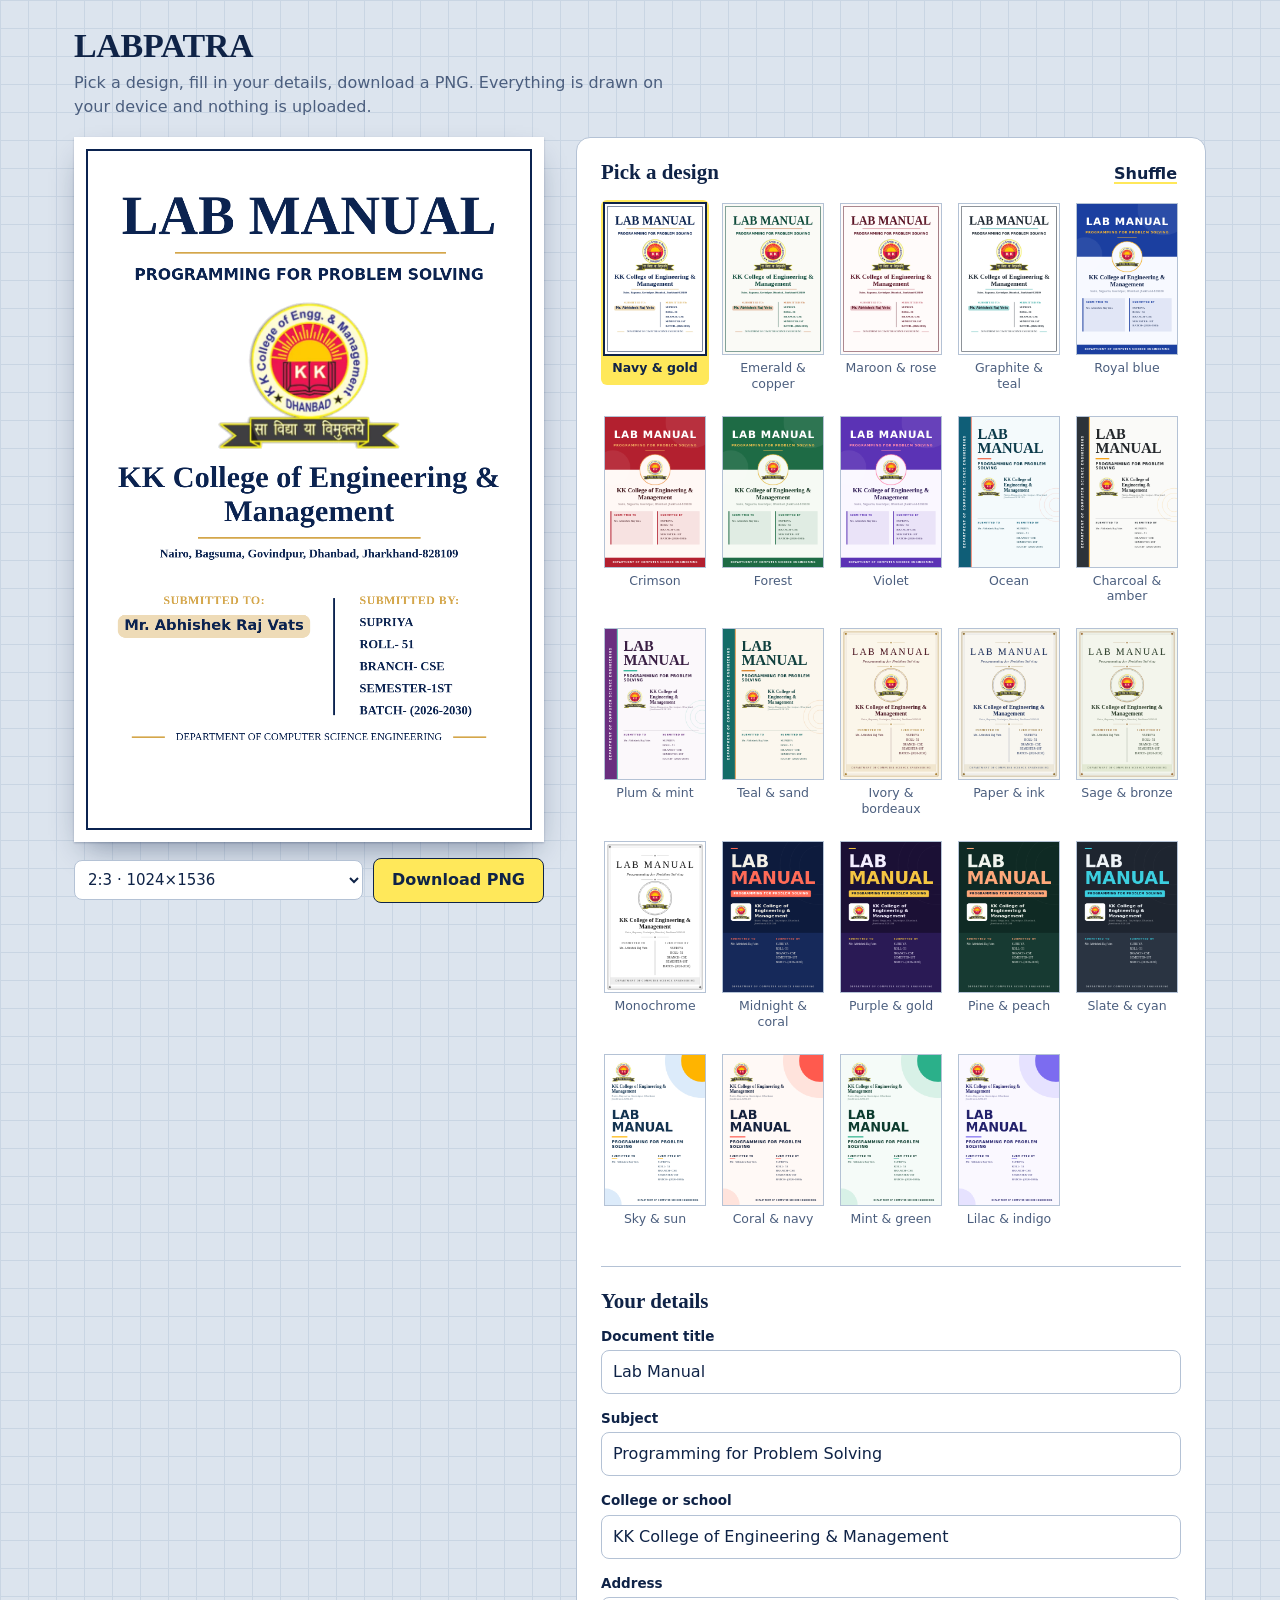
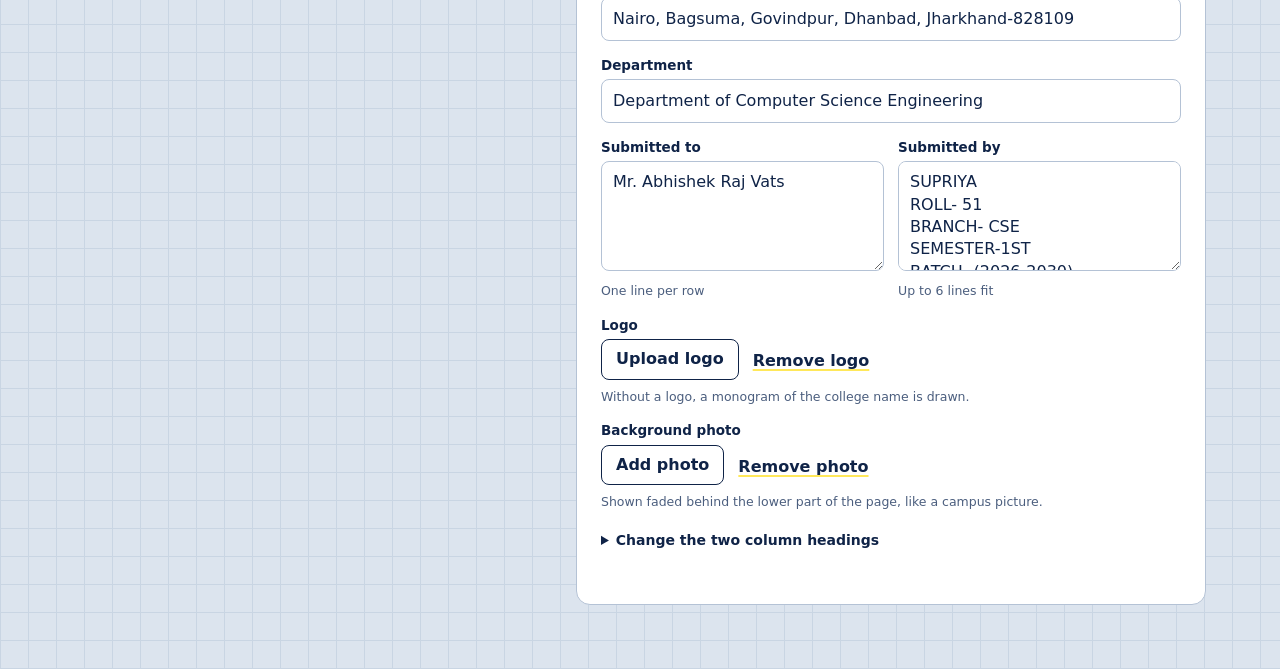
<file: index.html>
<!DOCTYPE html>
<html lang="en">
<head>
    <meta charset="utf-8">
    <meta name="viewport" content="width=device-width, initial-scale=1">
    <title>LabPatra</title>
    <link rel="stylesheet" href="style.css">
</head>
<body>

<header class="site-header">
    <h1>LABPATRA</h1>
    <p>Pick a design, fill in your details, download a PNG. Everything is drawn on your device and nothing is uploaded.</p>
</header>

<main class="app">

    <section class="stage" aria-label="Preview">
        <div class="sheet">
            <canvas id="preview" width="1024" height="1536" role="img" aria-label="Cover page preview"></canvas>
        </div>
        <div class="download-bar">
            <select id="size" aria-label="Image size">
                <option value="1024|1.5">2:3 · 1024×1536</option>
                <option value="2048|1.5">2:3 HD · 2048×3072</option>
                <option value="1240|1.41421">A4 · 1240×1754</option>
                <option value="2480|1.41421">A4 print · 2480×3508</option>
            </select>
            <button class="btn primary" id="download" type="button">Download PNG</button>
        </div>
    </section>

    <section class="panel">

        <div class="heading-row">
            <h2>Pick a design</h2>
            <button class="text-button" id="shuffle" type="button">Shuffle</button>
        </div>
        <div class="grid" id="grid" role="group" aria-label="Designs"></div>

        <div class="heading-row details-heading">
            <h2>Your details</h2>
        </div>

        <div class="field">
            <label for="title">Document title</label>
            <input type="text" id="title" value="Lab Manual" autocomplete="off">
        </div>
        <div class="field">
            <label for="subject">Subject</label>
            <input type="text" id="subject" value="Programming for Problem Solving" autocomplete="off">
        </div>
        <div class="field">
            <label for="college">College or school</label>
            <input type="text" id="college" value="KK College of Engineering &amp; Management" autocomplete="off">
        </div>
        <div class="field">
            <label for="address">Address</label>
            <input type="text" id="address" value="Nairo, Bagsuma, Govindpur, Dhanbad, Jharkhand-828109" autocomplete="off">
        </div>
        <div class="field">
            <label for="dept">Department</label>
            <input type="text" id="dept" value="Department of Computer Science Engineering" autocomplete="off">
        </div>

        <div class="two-columns">
            <div class="field">
                <label for="toBody">Submitted to</label>
                <textarea id="toBody" rows="4">Mr. Abhishek Raj Vats</textarea>
                <p class="hint">One line per row</p>
            </div>
            <div class="field">
                <label for="byBody">Submitted by</label>
                <textarea id="byBody" rows="4">SUPRIYA 
ROLL- 51 
BRANCH- CSE 
SEMESTER-1ST
BATCH- (2026-2030)</textarea>
                <p class="hint">Up to 6 lines fit</p>
            </div>
        </div>

        <div class="field">
            <span class="label">Logo</span>
            <div class="file-row">
                <input type="file" id="logoFile" accept="image/*">
                <label class="btn" for="logoFile">Upload logo</label>
                <button class="text-button" id="logoClear" type="button">Remove logo</button>
            </div>
            <p class="hint">Without a logo, a monogram of the college name is drawn.</p>
        </div>

        <div class="field">
            <span class="label">Background photo</span>
            <div class="file-row">
                <input type="file" id="photoFile" accept="image/*">
                <label class="btn" for="photoFile">Add photo</label>
                <button class="text-button" id="photoClear" type="button">Remove photo</button>
            </div>
            <p class="hint">Shown faded behind the lower part of the page, like a campus picture.</p>
        </div>

        <details>
            <summary>Change the two column headings</summary>
            <div class="two-columns">
                <div>
                    <label for="toHeading">Left heading</label>
                    <input type="text" id="toHeading" value="Submitted to" autocomplete="off">
                </div>
                <div>
                    <label for="byHeading">Right heading</label>
                    <input type="text" id="byHeading" value="Submitted by" autocomplete="off">
                </div>
            </div>
        </details>

        <p id="message" role="status"></p>
    </section>

</main>

<script src="logo.js"></script>
<script src="palettes.js"></script>
<script src="helpers.js"></script>
<script src="layouts.js"></script>
<script src="app.js"></script>
</body>
</html>
</file>
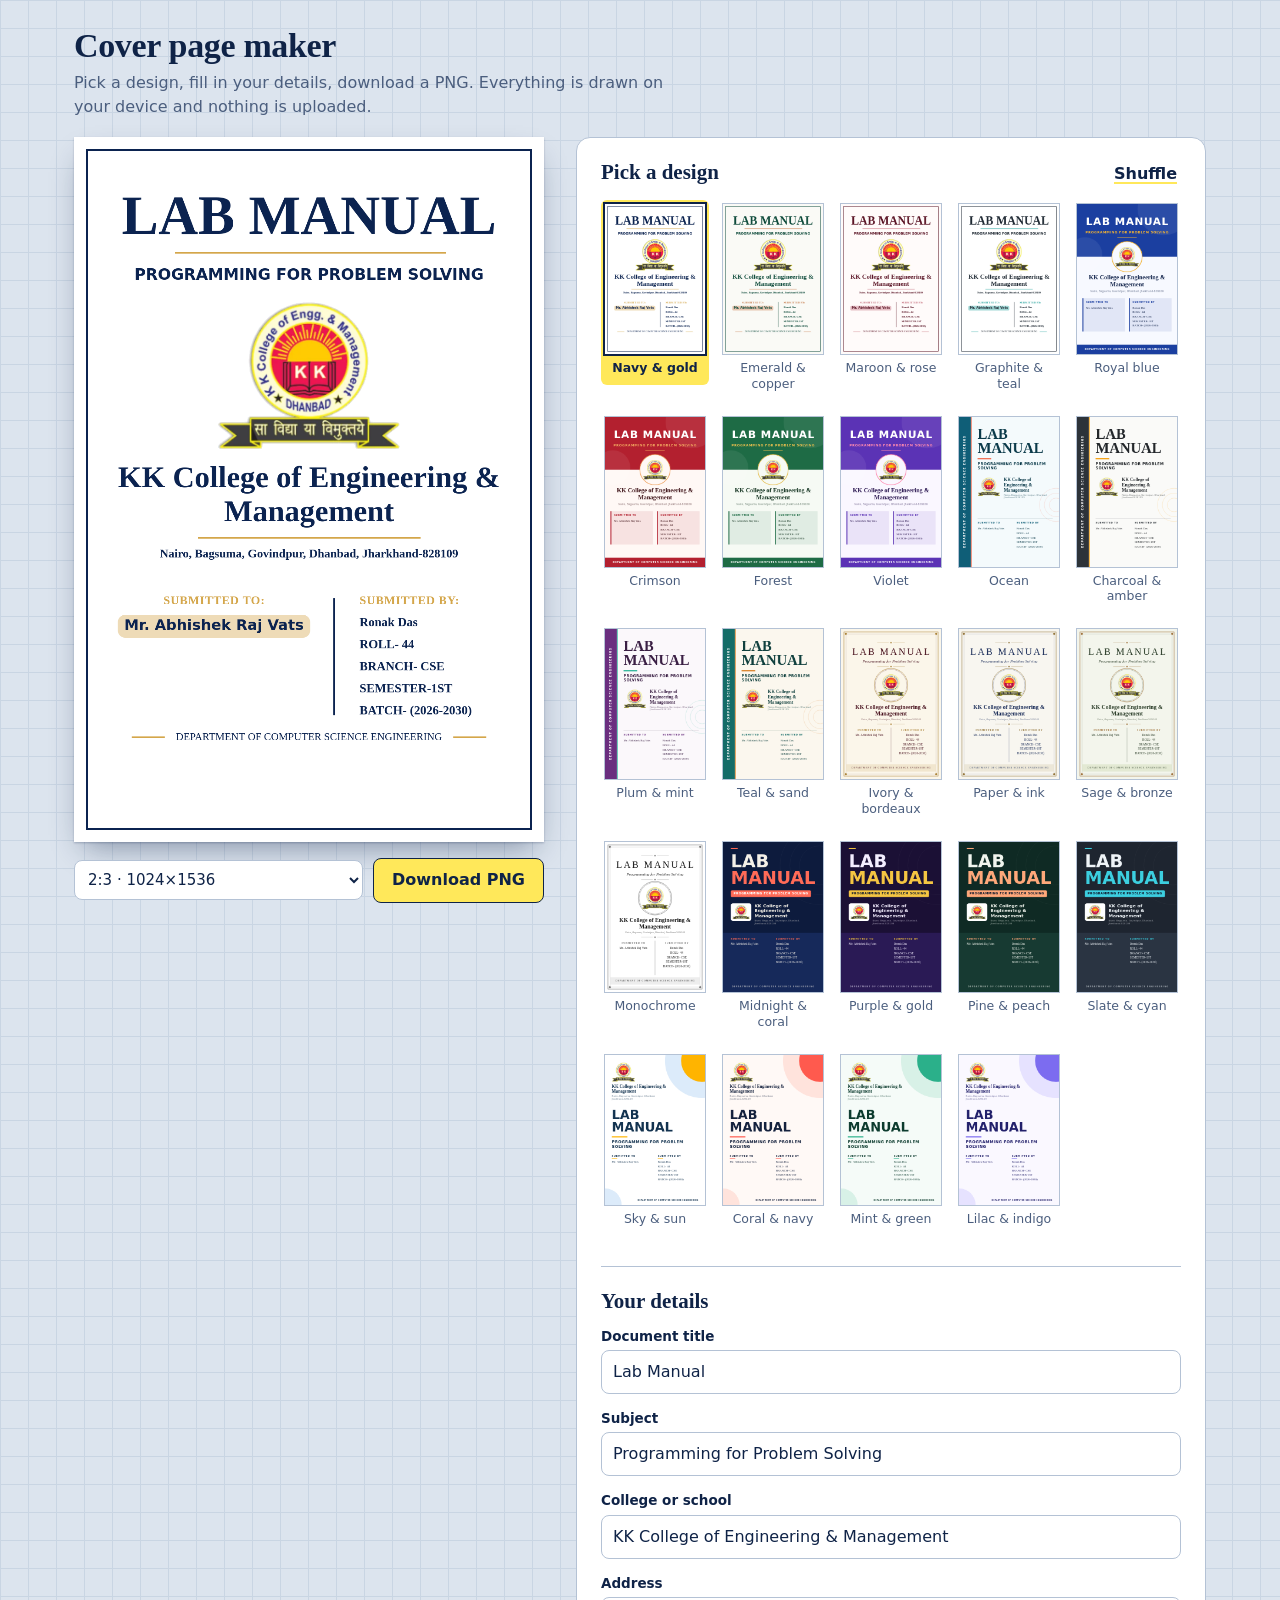
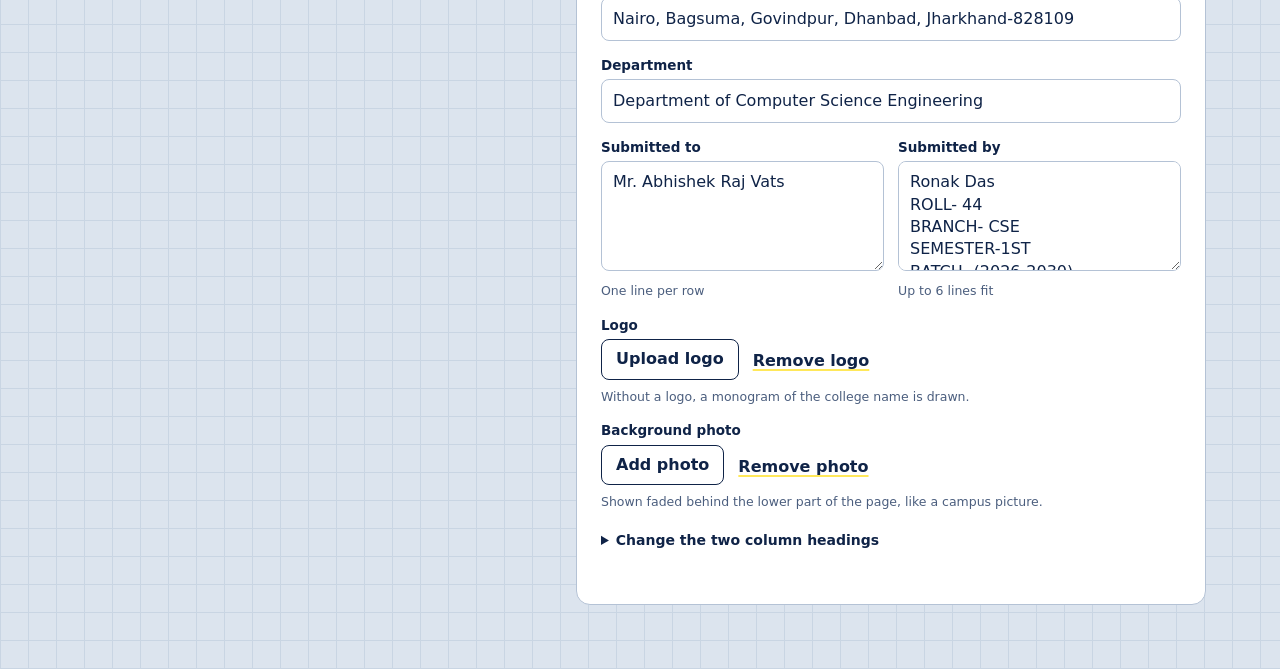
<file: cover-page-maker-1.html>
<!DOCTYPE html>
<html lang="en">
<head>
<meta charset="utf-8">
<meta name="viewport" content="width=device-width, initial-scale=1">
<title>Cover page maker</title>
<style>
:root{
  --desk:#DCE4EE; --grid:#C9D5E3; --ink:#0F2347; --muted:#4B5E7E; --line:#B4C2D5;
  --paper:#FFFFFF; --hl:#FFE85A; --maxh:calc(100vh - 170px);
}
*{box-sizing:border-box}
html{-webkit-text-size-adjust:100%}
body{
  margin:0; color:var(--ink); background-color:var(--desk);
  background-image:linear-gradient(var(--grid) 1px,transparent 1px),linear-gradient(90deg,var(--grid) 1px,transparent 1px);
  background-size:28px 28px;
  font:16px/1.5 system-ui,-apple-system,"Segoe UI",Roboto,Helvetica,Arial,sans-serif;
}
.top{max-width:1180px;margin:0 auto;padding:26px 24px 18px}
h1{font:700 34px/1.15 Georgia,"Times New Roman",serif;margin:0 0 6px;letter-spacing:-.01em}
.top p{margin:0;color:var(--muted);max-width:60ch}
.app{max-width:1180px;margin:0 auto;padding:0 24px 64px;display:grid;grid-template-columns:minmax(300px,470px) minmax(0,1fr);gap:32px;align-items:start}
.stage{position:sticky;top:18px}
.sheet{display:flex;justify-content:center}
#cv{display:block;max-width:100%;max-height:var(--maxh);width:auto;height:auto;background:#fff;box-shadow:0 1px 2px rgba(15,35,71,.25),0 14px 30px -10px rgba(15,35,71,.45)}
.dl{display:flex;gap:10px;align-items:center;margin-top:16px}
.dl select{flex:1;min-width:0;padding-left:9px;padding-right:4px;font-size:15px}
.panel{background:var(--paper);border:1px solid var(--line);border-radius:14px;padding:22px 24px 26px}
.hrow{display:flex;justify-content:space-between;align-items:baseline;margin:0 0 12px}
h2{font:700 21px/1.2 Georgia,"Times New Roman",serif;margin:0}
.details-h{margin-top:30px;padding-top:22px;border-top:1px solid var(--line)}
.grid{display:grid;grid-template-columns:repeat(auto-fill,minmax(92px,1fr));gap:12px 10px}
.tpl{all:unset;box-sizing:border-box;cursor:pointer;display:block;align-self:start;text-align:center;border-radius:6px;padding:4px 4px 6px}
.tpl canvas{display:block;width:100%;height:auto;aspect-ratio:var(--tr,2/3);object-fit:fill;background:#fff;box-shadow:0 0 0 1px var(--line)}
.tpl span{display:inline-block;margin-top:6px;font-size:12.5px;line-height:1.25;color:var(--muted);padding:0 3px}
.tpl:hover canvas{box-shadow:0 0 0 2px var(--ink)}
.tpl[aria-pressed="true"]{background:var(--hl)}
.tpl[aria-pressed="true"] canvas{box-shadow:0 0 0 2px var(--ink)}
.tpl[aria-pressed="true"] span{color:var(--ink);font-weight:600}
:focus-visible{outline:3px solid var(--ink);outline-offset:2px}
label,.lbl{display:block;font-size:13.5px;font-weight:600;margin:0 0 4px}
input[type=text],textarea,select{
  width:100%;font:inherit;color:var(--ink);background:#fff;border:1.5px solid var(--line);border-radius:8px;padding:9px 11px}
textarea{resize:vertical;line-height:1.4}
input[type=text]:focus,textarea:focus,select:focus{outline:none;border-color:var(--ink);box-shadow:0 0 0 3px var(--hl)}
.f{margin-bottom:14px}
.two{display:grid;grid-template-columns:1fr 1fr;gap:14px}
.hint{font-size:12.5px;color:var(--muted);margin:4px 0 0}
.btn{font:inherit;font-weight:600;cursor:pointer;border-radius:8px;padding:9px 14px;border:1.5px solid var(--ink);background:#fff;color:var(--ink);display:inline-block;line-height:1.3}
.btn:hover{background:#F1F5FA}
.btn.main{background:var(--hl);font-size:16px;padding:11px 18px;white-space:nowrap}
.btn.main:hover{background:#FFEE85}
.linkbtn{all:unset;cursor:pointer;color:var(--ink);font-weight:600;text-decoration:underline;text-underline-offset:3px;text-decoration-thickness:2px;text-decoration-color:var(--hl);padding:2px 4px;border-radius:4px}
.linkbtn:focus-visible{outline:3px solid var(--ink)}
.filerow{display:flex;gap:10px;align-items:center;flex-wrap:wrap}
.filerow input[type=file]{position:absolute;opacity:0;width:1px;height:1px;pointer-events:none}
.filerow input:focus-visible + .btn{outline:3px solid var(--ink);outline-offset:2px}
details{margin:2px 0 0}
summary{cursor:pointer;font-weight:600;font-size:14px;padding:4px 0}
details .two{margin-top:10px}
#msg{min-height:1.3em;font-size:13px;color:#9A2A1F;margin:6px 0 0}
@media (max-width:900px){
  :root{--maxh:calc(44vh - 20px)}
  .top{padding:14px 16px 8px}
  h1{font-size:24px}
  .top p{font-size:14px}
  .app{display:block;padding:0 0 96px}
  .stage{top:0;z-index:5;padding:10px 12px;background-color:var(--desk);
    background-image:linear-gradient(var(--grid) 1px,transparent 1px),linear-gradient(90deg,var(--grid) 1px,transparent 1px);background-size:28px 28px;
    border-bottom:1px solid var(--line)}
  .dl{position:fixed;left:0;right:0;bottom:0;margin:0;z-index:9;background:#fff;border-top:1px solid var(--line);padding:10px 14px calc(10px + env(safe-area-inset-bottom))}
  .panel{border-radius:0;border-left:0;border-right:0;margin-top:12px;padding:18px 16px 22px}
  .grid{grid-template-columns:repeat(4,1fr);gap:10px 6px}
  .tpl span{font-size:11.5px}
}
@media (max-width:420px){.two{grid-template-columns:1fr}}
@media (prefers-reduced-motion:no-preference){.tpl canvas{transition:box-shadow .12s}}
</style>
</head>
<body>
<header class="top">
  <h1>Cover page maker</h1>
  <p>Pick a design, fill in your details, download a PNG. Everything is drawn on your device and nothing is uploaded.</p>
</header>

<main class="app">
  <section class="stage" aria-label="Preview">
    <div class="sheet"><canvas id="cv" width="1024" height="1536" role="img" aria-label="Cover page preview"></canvas></div>
    <div class="dl">
      <select id="size" aria-label="Image size">
        <option value="1024|1.5">2:3 · 1024×1536</option>
        <option value="2048|1.5">2:3 HD · 2048×3072</option>
        <option value="1240|1.41421">A4 · 1240×1754</option>
        <option value="2480|1.41421">A4 print · 2480×3508</option>
      </select>
      <button class="btn main" id="dlbtn" type="button">Download PNG</button>
    </div>
  </section>

  <section class="panel">
    <div class="hrow"><h2>Pick a design</h2><button class="linkbtn" id="shuffle" type="button">Shuffle</button></div>
    <div class="grid" id="grid" role="group" aria-label="Designs"></div>

    <div class="details-h hrow"><h2>Your details</h2></div>
    <div class="f"><label for="title">Document title</label><input type="text" id="title" value="Lab Manual" autocomplete="off"></div>
    <div class="f"><label for="subject">Subject</label><input type="text" id="subject" value="Programming for Problem Solving" autocomplete="off"></div>
    <div class="f"><label for="college">College or school</label><input type="text" id="college" value="KK College of Engineering &amp; Management" autocomplete="off"></div>
    <div class="f"><label for="address">Address</label><input type="text" id="address" value="Nairo, Bagsuma, Govindpur, Dhanbad, Jharkhand-828109" autocomplete="off"></div>
    <div class="f"><label for="dept">Department</label><input type="text" id="dept" value="Department of Computer Science Engineering" autocomplete="off"></div>
    <div class="two">
      <div class="f"><label for="toBody">Submitted to</label><textarea id="toBody" rows="4">Mr. Abhishek Raj Vats</textarea><p class="hint">One line per row</p></div>
      <div class="f"><label for="byBody">Submitted by</label><textarea id="byBody" rows="4">Ronak Das
ROLL- 44
BRANCH- CSE
SEMESTER-1ST
BATCH- (2026-2030)</textarea><p class="hint">Up to 6 lines fit</p></div>
    </div>

    <div class="f">
      <span class="lbl">Logo</span>
      <div class="filerow">
        <input type="file" id="logoFile" accept="image/*">
        <label class="btn" for="logoFile">Upload logo</label>
        <button class="linkbtn" id="logoClear" type="button">Remove logo</button>
      </div>
      <p class="hint">Without a logo, a monogram of the college name is drawn.</p>
    </div>
    <div class="f">
      <span class="lbl">Background photo</span>
      <div class="filerow">
        <input type="file" id="photoFile" accept="image/*">
        <label class="btn" for="photoFile">Add photo</label>
        <button class="linkbtn" id="photoClear" type="button">Remove photo</button>
      </div>
      <p class="hint">Shown faded behind the lower part of the page, like a campus picture.</p>
    </div>
    <details>
      <summary>Change the two column headings</summary>
      <div class="two">
        <div><label for="toH">Left heading</label><input type="text" id="toH" value="Submitted to" autocomplete="off"></div>
        <div><label for="byH">Right heading</label><input type="text" id="byH" value="Submitted by" autocomplete="off"></div>
      </div>
    </details>
    <p id="msg" role="status"></p>
  </section>
</main>

<script>
(()=>{
'use strict';
const W=1024;
const SERIF='Georgia,"Times New Roman",serif';
const SANS='system-ui,-apple-system,"Segoe UI",Roboto,Helvetica,Arial,sans-serif';
const LOGO_SRC='[data-uri]';

/* ---------- colour helpers ---------- */
const h2r=h=>{h=h.replace('#','');return [0,2,4].map(i=>parseInt(h.substr(i,2),16))};
const r2h=a=>'#'+a.map(v=>Math.round(v).toString(16).padStart(2,'0')).join('');
const mix=(a,b,t)=>{const x=h2r(a),y=h2r(b);return r2h(x.map((v,i)=>v+(y[i]-v)*t))};
const rgba=(h,a)=>{const [r,g,b]=h2r(h);return `rgba(${r},${g},${b},${a})`};
const lum=h=>{const [r,g,b]=h2r(h).map(v=>{v/=255;return v<=.03928?v/12.92:Math.pow((v+.055)/1.055,2.4)});return .2126*r+.7152*g+.0722*b};
const on=h=>lum(h)>.42?'#101A2E':'#FFFFFF';

/* ---------- 24 palettes: name, page, ink, accent, panel ---------- */
const RAW=[
 /* classic */
 ['Navy &amp; gold','#FFFFFF','#0B2350','#D4A64A','#F5EFE0'],
 ['Emerald &amp; copper','#FAFAF6','#0E4B3B','#C2703D','#E6F0EA'],
 ['Maroon &amp; rose','#FFFBFA','#5B1526','#C0606F','#F7E7E7'],
 ['Graphite &amp; teal','#FFFFFF','#1F2933','#159C96','#E4F2F1'],
 /* band */
 ['Royal blue','#F7F9FF','#10224A','#F2B233','#1B3FA0'],
 ['Crimson','#FFF8F5','#3B0F14','#F0A35E','#B3202F'],
 ['Forest','#F6FAF4','#12321F','#E6BE4F','#1E6B45'],
 ['Violet','#FAF7FF','#2A1650','#FF8AB0','#5B33B5'],
 /* side stripe */
 ['Ocean','#F4FAFC','#0B3A4A','#F26B4F','#0F5E77'],
 ['Charcoal &amp; amber','#FAFAF8','#23272B','#F59E0B','#2D3339'],
 ['Plum &amp; mint','#FBF8FB','#3A1F44','#2FB59A','#6A2E7F'],
 ['Teal &amp; sand','#FBF7EE','#10403E','#D9822B','#146C68'],
 /* certificate */
 ['Ivory &amp; bordeaux','#FBF6EA','#4A1420','#A67C2E','#F1E6CE'],
 ['Paper &amp; ink','#F8F6F0','#1C2E5A','#8C6D2F','#ECE7D8'],
 ['Sage &amp; bronze','#F3F5EC','#2C3E2A','#9A6B32','#E3E9D3'],
 ['Monochrome','#FFFFFF','#1A1A1A','#6E6E6E','#EDEDED'],
 /* poster (dark) */
 ['Midnight &amp; coral','#0D1B3D','#F5F1E8','#FF6B57','#16295A'],
 ['Purple &amp; gold','#1B1035','#F4EEFF','#F5C542','#2A1A55'],
 ['Pine &amp; peach','#0F2A24','#F1F5EE','#FFA87A','#173A32'],
 ['Slate &amp; cyan','#1E2530','#EEF3F7','#3CCFE0','#2A3442'],
 /* geometric */
 ['Sky &amp; sun','#FFFFFF','#12324F','#FFB400','#DCEBFA'],
 ['Coral &amp; navy','#FFF9F6','#14213D','#FF5A4E','#FFE3DC'],
 ['Mint &amp; green','#F5FBF8','#0C3B2E','#2BB08A','#D8F1E7'],
 ['Lilac &amp; indigo','#FAF8FF','#22206B','#7C6CF0','#E6E2FF']
];
const pal=r=>{const [name,bg,ink,accent,panel]=r;return{name,bg,ink,accent,panel,soft:mix(ink,bg,.42),onPanel:on(panel),onAccent:on(accent),hl:mix(accent,'#FFFFFF',.6)}};

/* ---------- drawing helpers ---------- */
function setFont(c,st,sz,fam,ls){c.font=`${st} ${sz}px ${fam}`;if('letterSpacing' in c)c.letterSpacing=(ls||0)+'px'}
function fitSize(c,t,st,fam,sz,maxW,ls,min){let s=sz;setFont(c,st,s,fam,ls);while(s>(min||12)&&c.measureText(t).width>maxW){s-=2;setFont(c,st,s,fam,ls)}return s}
function T(c,t,x,y,o){
  const st=o.style||'normal',fam=o.fam||SANS,ls=o.ls||0;
  const s=o.maxW?fitSize(c,t,st,fam,o.size,o.maxW,ls,o.min):(setFont(c,st,o.size,fam,ls),o.size);
  const al=o.align||'left';
  c.fillStyle=o.color;c.textAlign=al;c.textBaseline='middle';
  c.fillText(t,al==='center'?x+ls/2:al==='right'?x+ls:x,y);
  return s;
}
function wrapLines(c,t,maxW){
  const out=[];let cur='';
  for(const w of t.split(/\s+/).filter(Boolean)){
    const n=cur?cur+' '+w:w;
    if(cur&&c.measureText(n).width>maxW){out.push(cur);cur=w}else cur=n;
  }
  if(cur)out.push(cur);return out;
}
function wrapFit(c,t,st,fam,sz,maxW,maxL,ls,min){
  let s=sz,lines;
  for(;;){
    setFont(c,st,s,fam,ls);lines=wrapLines(c,t,maxW);
    const ok=lines.length<=maxL&&lines.every(l=>c.measureText(l).width<=maxW+1);
    if(ok||s<=(min||16))break;s-=2;
  }
  return{lines,size:s};
}
/* paragraph: o.anchor 'top' (y = top edge) or 'center' (y = block centre). returns {bottom,size,n} */
function para(c,t,x,y,o){
  const st=o.style||'normal',fam=o.fam||SANS,ls=o.ls||0,lhk=o.lh||1.15;
  const r=wrapFit(c,t,st,fam,o.size,o.maxW,o.maxLines||2,ls,o.min);
  setFont(c,st,r.size,fam,ls);
  const lh=r.size*lhk,n=r.lines.length,al=o.align||'left';
  const first=o.anchor==='center'?y-(n-1)*lh/2:y+lh/2;
  c.textAlign=al;c.textBaseline='middle';
  const ax=al==='center'?x+ls/2:x;
  r.lines.forEach((ln,i)=>{c.fillStyle=typeof o.color==='function'?o.color(i,n):o.color;c.fillText(ln,ax,first+i*lh)});
  return{bottom:first-lh/2+n*lh,size:r.size,n};
}
function stack(c,arr,x,y,o){
  const n=arr.length;if(!n)return y;
  let lh=o.lh;if(o.avail&&n*lh>o.avail)lh=o.avail/n;
  const size=Math.min(o.size,lh*.68);
  arr.forEach((s,i)=>T(c,s,x,y+i*lh,{style:o.style,fam:o.fam,size,color:o.color,align:o.align,maxW:o.maxW,min:11}));
  return y+n*lh;
}
function rr(c,x,y,w,h,r){r=Math.min(r,w/2,h/2);c.beginPath();c.moveTo(x+r,y);c.arcTo(x+w,y,x+w,y+h,r);c.arcTo(x+w,y+h,x,y+h,r);c.arcTo(x,y+h,x,y,r);c.arcTo(x,y,x+w,y,r);c.closePath()}
const circ=(c,x,y,r)=>{c.beginPath();c.arc(x,y,r,0,Math.PI*2);c.closePath()};
function rule(c,x1,x2,y,col,w){c.fillStyle=col;c.fillRect(x1,y-w/2,x2-x1,w)}
function diamond(c,x,y,s,col){c.fillStyle=col;c.beginPath();c.moveTo(x,y-s);c.lineTo(x+s,y);c.lineTo(x,y+s);c.lineTo(x-s,y);c.closePath();c.fill()}
function orn(c,cx,y,len,P){rule(c,cx-len-22,cx-22,y,P.accent,2);rule(c,cx+22,cx+len+22,y,P.accent,2);diamond(c,cx,y,9,P.accent)}
function fillBg(c,col,H){c.fillStyle=col;c.fillRect(0,0,W,H)}
function contain(c,img,cx,cy,mw,mh){const r=Math.min(mw/img.width,mh/img.height),w=img.width*r,h=img.height*r;c.drawImage(img,cx-w/2,cy-h/2,w,h)}
function cover(c,img,x,y,w,h){const r=Math.max(w/img.width,h/img.height),iw=w/r,ih=h/r;c.drawImage(img,(img.width-iw)/2,(img.height-ih)/2,iw,ih,x,y,w,h)}
function photo(c,d,col,x,y,w,h,alpha){
  if(!d.photo)return;
  c.save();c.beginPath();c.rect(x,y,w,h);c.clip();
  cover(c,d.photo,x,y,w,h);
  c.globalAlpha=1-(alpha||.22);c.fillStyle=col;c.fillRect(x,y,w,h);c.globalAlpha=1;
  const g=c.createLinearGradient(0,y,0,y+h*.5);g.addColorStop(0,col);g.addColorStop(1,rgba(col,0));
  c.fillStyle=g;c.fillRect(x,y,w,h);c.restore();
}
function initials(s){
  const stop=/^(of|and|&|the|for|in|&amp;)$/i;
  return s.split(/\s+/).filter(w=>w&&!stop.test(w)).slice(0,3).map(w=>w[0].toUpperCase()).join('')||'?';
}
function logo(c,d,P,cx,cy,mw,mh){
  if(d.logo){contain(c,d.logo,cx,cy,mw,mh);return}
  const r=Math.min(mw,mh)/2;
  c.fillStyle=P.accent;circ(c,cx,cy,r);c.fill();
  c.strokeStyle=rgba(P.onAccent,.55);c.lineWidth=3;circ(c,cx,cy,r-10);c.stroke();
  const t=initials(d.college);
  T(c,t,cx,cy+2,{style:'bold',fam:SERIF,size:r*(t.length>2?.85:1.05),maxW:r*1.35,color:P.onAccent,align:'center'});
}
const U=s=>s.toUpperCase();

/* ---------- six layouts ---------- */
function classic(c,d,P,H){
  const k=H/1536,Y=v=>v*k,cx=W/2;
  fillBg(c,P.bg,H);
  photo(c,d,P.bg,28,Y(880),W-56,H-28-Y(880),.22);
  c.strokeStyle=P.ink;c.lineWidth=4;c.strokeRect(28,28,W-56,H-56);
  T(c,U(d.title),cx,Y(180),{style:'bold',fam:SERIF,size:150,maxW:820,color:P.ink,align:'center'});
  rule(c,220,810,Y(252),P.accent,4);
  T(c,U(d.subject),cx,Y(302),{style:'bold',fam:SANS,size:40,maxW:800,color:P.ink,align:'center'});
  logo(c,d,P,cx,Y(520),400,Y(320));
  para(c,d.college,cx,Y(783),{anchor:'center',style:'bold',fam:SERIF,size:66,maxW:860,maxLines:2,color:P.ink,align:'center',lh:1.12});
  rule(c,270,755,Y(873),P.accent,4);
  T(c,d.address,cx,Y(909),{style:'bold',fam:SERIF,size:26,maxW:820,color:P.ink,align:'center'});
  const top=Y(1011);
  c.fillStyle=P.ink;c.fillRect(565,Y(1005),3,Y(255));
  T(c,U(d.toH)+':',305,top,{style:'bold',fam:SERIF,size:26,ls:1,maxW:420,color:P.accent,align:'center'});
  d.to.slice(0,4).forEach((s,i)=>{
    const y=Y(1066)+i*56,sz=fitSize(c,s,'bold',SANS,32,430,0,16),w=c.measureText(s).width;
    c.fillStyle=P.hl;rr(c,305-w/2-14,y-sz*.78,w+28,sz*1.56,sz*.5);c.fill();
    T(c,s,305,y,{style:'bold',fam:SANS,size:sz,color:P.ink,align:'center'});
  });
  T(c,U(d.byH)+':',622,top,{style:'bold',fam:SERIF,size:26,ls:1,maxW:370,color:P.accent});
  stack(c,d.by.slice(0,6),622,Y(1059),{size:27,lh:48,avail:Y(255),maxW:370,style:'bold',fam:SERIF,color:P.ink});
  const dy=Y(1308),dp=U(d.dept),ds=fitSize(c,dp,'normal',SERIF,23,620,0,12),w=c.measureText(dp).width;
  c.fillStyle=rgba(P.bg,.88);rr(c,W/2-w/2-14,dy-21,w+28,42,10);c.fill();
  rule(c,W/2-w/2-96,W/2-w/2-24,dy,P.accent,4);rule(c,W/2+w/2+24,W/2+w/2+96,dy,P.accent,4);
  T(c,dp,cx,dy,{fam:SERIF,size:ds,color:P.ink,align:'center'});
}

function band(c,d,P,H){
  const k=H/1536,Y=v=>v*k,cx=W/2,bh=Y(540);
  fillBg(c,P.bg,H);
  photo(c,d,P.bg,0,Y(930),W,H-Y(930)-96,.2);
  c.fillStyle=P.panel;c.fillRect(0,0,W,bh);
  c.fillStyle=rgba(P.onPanel,.07);circ(c,890,50,270);c.fill();circ(c,80,bh-20,180);c.fill();
  T(c,U(d.title),cx,Y(190),{style:'800',fam:SANS,size:150,ls:6,maxW:860,color:P.onPanel,align:'center'});
  T(c,U(d.subject),cx,Y(295),{style:'600',fam:SANS,size:38,ls:3,maxW:860,color:P.accent,align:'center'});
  rule(c,cx-100,cx+100,Y(345),P.accent,6);
  c.fillStyle=P.bg;circ(c,cx,bh,155);c.fill();c.strokeStyle=P.accent;c.lineWidth=7;c.stroke();
  logo(c,d,P,cx,bh,250,210);
  para(c,d.college,cx,Y(792),{anchor:'center',style:'bold',fam:SERIF,size:62,maxW:860,maxLines:2,color:P.ink,align:'center',lh:1.12});
  T(c,d.address,cx,Y(896),{size:26,maxW:860,color:P.soft,align:'center'});
  const n=Math.max(1,Math.min(6,Math.max(d.to.length,d.by.length))),ch=110+n*46,top=Y(965),cardBg=mix(P.panel,P.bg,.9);
  [[56,d.toH,d.to],[532,d.byH,d.by]].forEach(([x,h,arr])=>{
    c.fillStyle=cardBg;c.fillRect(x,top,436,ch);c.fillStyle=P.panel;c.fillRect(x,top,9,ch);
    T(c,U(h),x+36,top+42,{style:'bold',fam:SANS,size:23,ls:3,maxW:370,color:P.panel});
    stack(c,arr.slice(0,6),x+36,top+98,{size:30,lh:46,avail:ch-110,maxW:380,fam:SERIF,color:P.ink});
  });
  c.fillStyle=P.panel;c.fillRect(0,H-96,W,96);
  T(c,U(d.dept),cx,H-48,{style:'600',fam:SANS,size:26,ls:4,maxW:900,color:P.onPanel,align:'center'});
}

function side(c,d,P,H){
  const k=H/1536,Y=v=>v*k,x0=190,mw=770;
  fillBg(c,P.bg,H);
  photo(c,d,P.bg,130,Y(700),W-130,H-Y(700),.18);
  c.strokeStyle=rgba(P.accent,.3);c.lineWidth=3;
  [70,120,170].forEach(r=>{circ(c,W-30,Y(900),r);c.stroke()});
  c.fillStyle=P.panel;c.fillRect(0,0,120,H);
  c.fillStyle=P.accent;c.fillRect(120,0,10,H);
  c.save();c.translate(60,H/2);c.rotate(-Math.PI/2);
  T(c,U(d.dept),0,0,{style:'600',fam:SANS,size:28,ls:8,maxW:H-170,color:P.onPanel,align:'center'});c.restore();
  const t=para(c,U(d.title),x0,Y(110),{anchor:'top',style:'bold',fam:SERIF,size:150,maxW:mw,maxLines:3,lh:.98,color:P.ink});
  c.fillStyle=P.accent;c.fillRect(x0,t.bottom+18,140,12);
  const s=para(c,U(d.subject),x0,t.bottom+58,{anchor:'top',style:'600',fam:SANS,size:38,ls:2,maxW:mw,maxLines:2,color:P.ink});
  const yc=Math.max(s.bottom+70,Y(600))+95;
  logo(c,d,P,x0+115,yc,230,190);
  const cn=para(c,d.college,x0+270,yc-95,{anchor:'top',style:'bold',fam:SERIF,size:46,maxW:500,maxLines:3,color:P.ink});
  para(c,d.address,x0+270,cn.bottom+8,{anchor:'top',size:23,maxW:500,maxLines:2,color:P.soft});
  const ty=Y(1040);
  rule(c,x0,960,ty,rgba(P.ink,.25),2);
  [[x0,d.toH,d.to,340],[x0+400,d.byH,d.by,370]].forEach(([x,h,arr,w])=>{
    T(c,U(h),x,ty+46,{style:'bold',fam:SANS,size:23,ls:3,maxW:w,color:P.panel});
    stack(c,arr.slice(0,6),x,ty+104,{size:30,lh:46,avail:H-(ty+104)-50,maxW:w,fam:SERIF,color:P.ink});
  });
}

function cert(c,d,P,H){
  const k=H/1536,Y=v=>v*k,cx=W/2;
  fillBg(c,P.bg,H);
  photo(c,d,P.bg,50,Y(880),W-100,H-50-Y(880),.2);
  c.strokeStyle=P.accent;c.lineWidth=4;c.strokeRect(30,30,W-60,H-60);
  c.strokeStyle=P.ink;c.lineWidth=1.5;c.strokeRect(50,50,W-100,H-100);
  [[50,50],[W-50,50],[50,H-50],[W-50,H-50]].forEach(([x,y])=>diamond(c,x,y,13,P.accent));
  orn(c,cx,Y(140),120,P);
  T(c,U(d.title),cx,Y(240),{fam:SERIF,size:118,ls:16,maxW:820,color:P.ink,align:'center'});
  T(c,d.subject,cx,Y(330),{style:'italic',fam:SERIF,size:42,maxW:820,color:P.ink,align:'center'});
  orn(c,cx,Y(385),120,P);
  const ry=Y(575);
  c.strokeStyle=P.accent;c.lineWidth=4;circ(c,cx,ry,172);c.stroke();
  c.strokeStyle=P.ink;c.lineWidth=1.5;circ(c,cx,ry,162);c.stroke();
  logo(c,d,P,cx,ry,270,220);
  para(c,d.college,cx,Y(835),{anchor:'center',style:'bold',fam:SERIF,size:58,maxW:820,maxLines:2,color:P.ink,align:'center',lh:1.12});
  T(c,d.address,cx,Y(925),{style:'italic',fam:SERIF,size:26,maxW:820,color:P.soft,align:'center'});
  orn(c,cx,Y(975),120,P);
  const bt=H-150;
  c.fillStyle=P.ink;c.fillRect(cx-.75,Y(1010),1.5,bt-Y(1010)-24);
  [[290,d.toH,d.to],[734,d.byH,d.by]].forEach(([x,h,arr])=>{
    T(c,U(h),x,Y(1035),{style:'bold',fam:SERIF,size:24,ls:5,maxW:400,color:P.accent,align:'center'});
    stack(c,arr.slice(0,6),x,Y(1090),{size:32,lh:46,avail:bt-24-Y(1090),maxW:400,fam:SERIF,color:P.ink,align:'center'});
  });
  c.fillStyle=P.panel;c.fillRect(50,bt,W-100,74);
  T(c,U(d.dept),cx,bt+37,{fam:SERIF,size:24,ls:5,maxW:840,color:P.ink,align:'center'});
}

function poster(c,d,P,H){
  const k=H/1536,Y=v=>v*k;
  fillBg(c,P.bg,H);
  c.strokeStyle=rgba(P.ink,.08);c.lineWidth=3;
  [200,300,400].forEach(r=>{circ(c,W-40,Y(240),r);c.stroke()});
  c.fillStyle=P.accent;c.fillRect(80,Y(60),70,12);
  const t=para(c,U(d.title),80,Y(130),{anchor:'top',style:'800',fam:SANS,size:230,maxW:864,maxLines:3,lh:.92,color:(i,n)=>i===n-1?P.accent:P.ink});
  const sub=U(d.subject),ss=fitSize(c,sub,'bold',SANS,34,800,3,16),sw=c.measureText(sub).width,sy=t.bottom+34;
  c.fillStyle=P.accent;rr(c,80,sy,sw+56,ss+38,12);c.fill();
  T(c,sub,108,sy+(ss+38)/2,{style:'bold',fam:SANS,size:ss,ls:3,color:P.onAccent});
  const y0=sy+ss+38+64;
  c.fillStyle='#FFFFFF';rr(c,80,y0,210,180,22);c.fill();
  logo(c,d,P,185,y0+90,180,150);
  const cn=para(c,d.college,322,y0,{anchor:'top',style:'bold',fam:SANS,size:46,maxW:620,maxLines:3,color:P.ink});
  para(c,d.address,322,cn.bottom+8,{anchor:'top',size:24,maxW:620,maxLines:2,color:P.soft});
  const pt=Math.max(y0+240,Y(930));
  c.fillStyle=P.panel;c.fillRect(0,pt,W,H-pt);
  photo(c,d,P.panel,0,pt,W,H-pt,.25);
  [[80,d.toH,d.to,400],[540,d.byH,d.by,400]].forEach(([x,h,arr,w])=>{
    T(c,U(h),x,pt+62,{style:'bold',fam:SANS,size:23,ls:5,maxW:w,color:P.accent});
    stack(c,arr.slice(0,6),x,pt+118,{size:31,lh:46,avail:H-100-(pt+118),maxW:w,fam:SERIF,color:P.ink});
  });
  T(c,U(d.dept),W/2,H-52,{style:'600',fam:SANS,size:22,ls:5,maxW:880,color:mix(P.ink,P.panel,.4),align:'center'});
}

function geo(c,d,P,H){
  const k=H/1536,Y=v=>v*k;
  fillBg(c,P.bg,H);
  photo(c,d,P.bg,0,Y(800),W,H-Y(800),.16);
  c.fillStyle=P.panel;circ(c,W-30,60,380);c.fill();
  c.fillStyle=P.accent;circ(c,W-30,60,215);c.fill();
  c.fillStyle=P.panel;circ(c,0,H,170);c.fill();
  logo(c,d,P,190,Y(175),240,190);
  const cn=para(c,d.college,70,Y(300),{anchor:'top',style:'bold',fam:SERIF,size:44,maxW:560,maxLines:3,color:P.ink});
  const ad=para(c,d.address,70,cn.bottom+8,{anchor:'top',size:23,maxW:560,maxLines:2,color:P.soft});
  const t=para(c,U(d.title),70,Math.max(ad.bottom+50,Y(560)),{anchor:'top',style:'800',fam:SANS,size:130,maxW:880,maxLines:2,lh:.98,color:P.ink});
  c.fillStyle=P.accent;c.fillRect(70,t.bottom+18,160,12);
  const s=para(c,U(d.subject),70,t.bottom+56,{anchor:'top',style:'600',fam:SANS,size:40,ls:2,maxW:880,maxLines:2,color:P.ink});
  const ty=Math.max(s.bottom+72,Y(1020));
  [[70,d.toH,d.to,400],[540,d.byH,d.by,420]].forEach(([x,h,arr,w])=>{
    T(c,U(h),x,ty,{style:'bold',fam:SANS,size:23,ls:4,maxW:w,color:P.ink});
    c.fillStyle=P.accent;c.fillRect(x,ty+20,56,6);
    stack(c,arr.slice(0,6),x,ty+62,{size:31,lh:44,avail:H-90-(ty+62),maxW:w,fam:SERIF,color:P.ink});
  });
  T(c,U(d.dept),W-70,H-46,{style:'600',fam:SANS,size:21,ls:3,maxW:640,color:P.ink,align:'right'});
}

const LAYOUTS=[classic,band,side,cert,poster,geo];
const TPL=RAW.map((r,i)=>({layout:LAYOUTS[Math.floor(i/4)],P:pal(r)}));

function render(c,tpl,d,H){
  c.save();c.imageSmoothingQuality='high';
  tpl.layout(c,d,tpl.P,H);
  if('letterSpacing' in c)c.letterSpacing='0px';
  c.restore();
}

/* ---------- state + UI ---------- */
const $=id=>document.getElementById(id);
const cv=$('cv'),ctx=cv.getContext('2d'),grid=$('grid'),msg=$('msg');
const ids=['title','subject','college','address','dept','toBody','byBody','toH','byH'];
const lines=s=>s.split('\n').map(x=>x.trim()).filter(Boolean);
const decode=s=>{const t=document.createElement('textarea');t.innerHTML=s;return t.value};
let cur=0,logoImg=null,photoImg=null,ratio=1.5,pxW=1024;

function data(){
  const v=id=>$(id).value.trim();
  return{title:v('title'),subject:v('subject'),college:v('college'),address:v('address'),dept:v('dept'),
    toH:v('toH'),byH:v('byH'),to:lines($('toBody').value),by:lines($('byBody').value),logo:logoImg,photo:photoImg};
}
const logicalH=()=>Math.round(W*ratio);

let rafId=0,thumbT=0;
function drawMain(){
  cancelAnimationFrame(rafId);
  rafId=requestAnimationFrame(()=>{
    const H=logicalH();
    if(cv.width!==W||cv.height!==H){cv.width=W;cv.height=H}
    render(ctx,TPL[cur],data(),H);
  });
}
const thumbs=[];
function drawThumbs(){
  const d=data(),H=logicalH();
  thumbs.forEach((t,i)=>{
    const s=t.cv.width/W,th=Math.round(H*s);
    if(t.cv.height!==th)t.cv.height=th;t.cv.style.setProperty('--tr',W+'/'+H);
    const c=t.cv.getContext('2d');c.setTransform(s,0,0,s,0,0);
    render(c,TPL[i],d,H);
  });
}
function scheduleThumbs(){clearTimeout(thumbT);thumbT=setTimeout(drawThumbs,220)}
function refresh(){drawMain();scheduleThumbs()}

function buildGrid(){
  TPL.forEach((t,i)=>{
    const b=document.createElement('button');b.type='button';b.className='tpl';
    b.setAttribute('aria-pressed',i===cur);
    const k=document.createElement('canvas');k.width=170;k.height=255;
    const sp=document.createElement('span');sp.innerHTML=t.P.name;
    b.append(k,sp);b.setAttribute('aria-label','Design '+(i+1)+': '+decode(t.P.name));
    b.addEventListener('click',()=>pick(i));
    grid.appendChild(b);thumbs.push({cv:k,btn:b});
  });
}
function pick(i){
  cur=i;thumbs.forEach((t,j)=>t.btn.setAttribute('aria-pressed',j===i));drawMain();
}

ids.forEach(id=>$(id).addEventListener('input',refresh));
$('shuffle').addEventListener('click',()=>{let n;do{n=Math.floor(Math.random()*TPL.length)}while(n===cur);pick(n)});

$('size').addEventListener('change',e=>{
  const [w,r]=e.target.value.split('|');pxW=+w;ratio=+r;drawMain();drawThumbs();
});

/* images: downscale on load so drawing stays cheap */
function readImage(file,max){
  return new Promise((res,rej)=>{
    const url=URL.createObjectURL(file),im=new Image();
    im.onload=()=>{
      const s=Math.min(1,max/Math.max(im.naturalWidth,im.naturalHeight));
      const c=document.createElement('canvas');c.width=Math.max(1,Math.round(im.naturalWidth*s));c.height=Math.max(1,Math.round(im.naturalHeight*s));
      const x=c.getContext('2d');x.imageSmoothingQuality='high';x.drawImage(im,0,0,c.width,c.height);
      URL.revokeObjectURL(url);res(c);
    };
    im.onerror=()=>{URL.revokeObjectURL(url);rej()};
    im.src=url;
  });
}
function bindFile(inputId,max,set){
  $(inputId).addEventListener('change',async e=>{
    const f=e.target.files[0];if(!f)return;msg.textContent='';
    try{set(await readImage(f,max));refresh()}
    catch{msg.textContent='That image could not be read. Try a PNG or JPG file.'}
    e.target.value='';
  });
}
bindFile('logoFile',700,c=>{logoImg=c});
bindFile('photoFile',1600,c=>{photoImg=c});
$('logoClear').addEventListener('click',()=>{logoImg=null;refresh()});
$('photoClear').addEventListener('click',()=>{photoImg=null;refresh()});

/* download */
$('dlbtn').addEventListener('click',()=>{
  const H=logicalH(),s=pxW/W,o=document.createElement('canvas');
  o.width=pxW;o.height=Math.round(H*s);
  const c=o.getContext('2d');c.scale(s,o.height/H);
  render(c,TPL[cur],data(),H);
  o.toBlob(b=>{
    if(!b){msg.textContent='Could not create the image. Try a smaller size.';return}
    const a=document.createElement('a'),name=(data().title||'cover').replace(/[^\w]+/g,'-').replace(/^-|-$/g,'').toLowerCase();
    a.href=URL.createObjectURL(b);a.download=(name||'cover')+'-cover-'+pxW+'.png';
    document.body.appendChild(a);a.click();a.remove();
    setTimeout(()=>URL.revokeObjectURL(a.href),5000);o.width=o.height=0;
  },'image/png');
});

/* start */
buildGrid();
const li=new Image();
li.onload=()=>{logoImg=li;refresh()};
li.src=LOGO_SRC;
refresh();
drawThumbs();
if(document.fonts&&document.fonts.ready)document.fonts.ready.then(refresh);
})();
</script>
</body>
</html>
</file>
<file: style.css>
/* Cover page maker */

:root {
    --desk: #DCE4EE;
    --grid-line: #C9D5E3;
    --ink: #0F2347;
    --muted: #4B5E7E;
    --border: #B4C2D5;
    --highlight: #FFE85A;
    --preview-max-height: calc(100vh - 170px);
}

* {
    box-sizing: border-box;
}

html {
    -webkit-text-size-adjust: 100%;
}

body {
    margin: 0;
    color: var(--ink);
    font: 16px/1.5 system-ui, -apple-system, "Segoe UI", Roboto, Helvetica, Arial, sans-serif;
    /* graph paper */
    background-color: var(--desk);
    background-image:
        linear-gradient(var(--grid-line) 1px, transparent 1px),
        linear-gradient(90deg, var(--grid-line) 1px, transparent 1px);
    background-size: 28px 28px;
}

:focus-visible {
    outline: 3px solid var(--ink);
    outline-offset: 2px;
}


/* ---------- header ---------- */

.site-header {
    max-width: 1180px;
    margin: 0 auto;
    padding: 26px 24px 18px;
}

h1 {
    margin: 0 0 6px;
    font: 700 34px/1.15 Georgia, "Times New Roman", serif;
    letter-spacing: -0.01em;
}

.site-header p {
    max-width: 60ch;
    margin: 0;
    color: var(--muted);
}

h2 {
    margin: 0;
    font: 700 21px/1.2 Georgia, "Times New Roman", serif;
}


/* ---------- layout ---------- */

.app {
    display: grid;
    grid-template-columns: minmax(300px, 470px) minmax(0, 1fr);
    gap: 32px;
    align-items: start;
    max-width: 1180px;
    margin: 0 auto;
    padding: 0 24px 64px;
}

.stage {
    position: sticky;
    top: 18px;
}

.sheet {
    display: flex;
    justify-content: center;
}

#preview {
    display: block;
    width: auto;
    height: auto;
    max-width: 100%;
    max-height: var(--preview-max-height);
    background: #fff;
    box-shadow: 0 1px 2px rgba(15, 35, 71, 0.25), 0 14px 30px -10px rgba(15, 35, 71, 0.45);
}

.download-bar {
    display: flex;
    gap: 10px;
    align-items: center;
    margin-top: 16px;
}

.download-bar select {
    flex: 1;
    min-width: 0;
    padding: 9px 4px 9px 9px;
    font-size: 15px;
}

.panel {
    padding: 22px 24px 26px;
    background: #fff;
    border: 1px solid var(--border);
    border-radius: 14px;
}

.heading-row {
    display: flex;
    justify-content: space-between;
    align-items: baseline;
    margin: 0 0 12px;
}

.details-heading {
    margin-top: 30px;
    padding-top: 22px;
    border-top: 1px solid var(--border);
}


/* ---------- design picker ---------- */

.grid {
    display: grid;
    grid-template-columns: repeat(auto-fill, minmax(92px, 1fr));
    gap: 12px 10px;
}

.design {
    all: unset;
    box-sizing: border-box;
    display: block;
    align-self: start;
    padding: 4px 4px 6px;
    text-align: center;
    cursor: pointer;
    border-radius: 6px;
}

.design canvas {
    display: block;
    width: 100%;
    height: auto;
    aspect-ratio: var(--ratio, 2 / 3);
    background: #fff;
    box-shadow: 0 0 0 1px var(--border);
}

.design span {
    display: inline-block;
    margin-top: 6px;
    padding: 0 3px;
    font-size: 12.5px;
    line-height: 1.25;
    color: var(--muted);
}

.design:hover canvas,
.design[aria-pressed="true"] canvas {
    box-shadow: 0 0 0 2px var(--ink);
}

.design[aria-pressed="true"] {
    background: var(--highlight);
}

.design[aria-pressed="true"] span {
    color: var(--ink);
    font-weight: 600;
}


/* ---------- form ---------- */

label,
.label {
    display: block;
    margin: 0 0 4px;
    font-size: 13.5px;
    font-weight: 600;
}

input[type="text"],
textarea,
select {
    width: 100%;
    padding: 9px 11px;
    font: inherit;
    color: var(--ink);
    background: #fff;
    border: 1.5px solid var(--border);
    border-radius: 8px;
}

textarea {
    resize: vertical;
    line-height: 1.4;
}

input[type="text"]:focus,
textarea:focus,
select:focus {
    outline: none;
    border-color: var(--ink);
    box-shadow: 0 0 0 3px var(--highlight);
}

.field {
    margin-bottom: 14px;
}

.two-columns {
    display: grid;
    grid-template-columns: 1fr 1fr;
    gap: 14px;
}

.hint {
    margin: 4px 0 0;
    font-size: 12.5px;
    color: var(--muted);
}

details {
    margin-top: 2px;
}

summary {
    padding: 4px 0;
    font-size: 14px;
    font-weight: 600;
    cursor: pointer;
}

details .two-columns {
    margin-top: 10px;
}

#message {
    min-height: 1.3em;
    margin: 6px 0 0;
    font-size: 13px;
    color: #9A2A1F;
}


/* ---------- buttons ---------- */

.btn {
    display: inline-block;
    padding: 9px 14px;
    font: inherit;
    font-weight: 600;
    line-height: 1.3;
    color: var(--ink);
    background: #fff;
    border: 1.5px solid var(--ink);
    border-radius: 8px;
    cursor: pointer;
}

.btn:hover {
    background: #F1F5FA;
}

.btn.primary {
    padding: 11px 18px;
    font-size: 16px;
    white-space: nowrap;
    background: var(--highlight);
}

.btn.primary:hover {
    background: #FFEE85;
}

.text-button {
    all: unset;
    padding: 2px 4px;
    font-weight: 600;
    cursor: pointer;
    border-radius: 4px;
    text-decoration: underline;
    text-decoration-color: var(--highlight);
    text-decoration-thickness: 2px;
    text-underline-offset: 3px;
}

.text-button:focus-visible {
    outline: 3px solid var(--ink);
}

.file-row {
    display: flex;
    flex-wrap: wrap;
    gap: 10px;
    align-items: center;
}

/* hide the real file input but keep it focusable */
.file-row input[type="file"] {
    position: absolute;
    width: 1px;
    height: 1px;
    opacity: 0;
    pointer-events: none;
}

.file-row input:focus-visible + .btn {
    outline: 3px solid var(--ink);
    outline-offset: 2px;
}


/* ---------- phones ---------- */

@media (max-width: 900px) {
    :root {
        --preview-max-height: calc(44vh - 20px);
    }

    .site-header {
        padding: 14px 16px 8px;
    }

    h1 {
        font-size: 24px;
    }

    .site-header p {
        font-size: 14px;
    }

    .app {
        display: block;
        padding: 0 0 96px;
    }

    /* preview stays pinned to the top while the form scrolls underneath */
    .stage {
        top: 0;
        z-index: 5;
        padding: 10px 12px;
        border-bottom: 1px solid var(--border);
        background-color: var(--desk);
        background-image:
            linear-gradient(var(--grid-line) 1px, transparent 1px),
            linear-gradient(90deg, var(--grid-line) 1px, transparent 1px);
        background-size: 28px 28px;
    }

    /* download button is always reachable at the bottom of the screen */
    .download-bar {
        position: fixed;
        left: 0;
        right: 0;
        bottom: 0;
        z-index: 9;
        margin: 0;
        padding: 10px 14px calc(10px + env(safe-area-inset-bottom));
        background: #fff;
        border-top: 1px solid var(--border);
    }

    .panel {
        margin-top: 12px;
        padding: 18px 16px 22px;
        border-left: 0;
        border-right: 0;
        border-radius: 0;
    }

    .grid {
        grid-template-columns: repeat(4, 1fr);
        gap: 10px 6px;
    }

    .design span {
        font-size: 11.5px;
    }
}

@media (max-width: 420px) {
    .two-columns {
        grid-template-columns: 1fr;
    }
}

@media (prefers-reduced-motion: no-preference) {
    .design canvas {
        transition: box-shadow 0.12s;
    }
}
</file>
